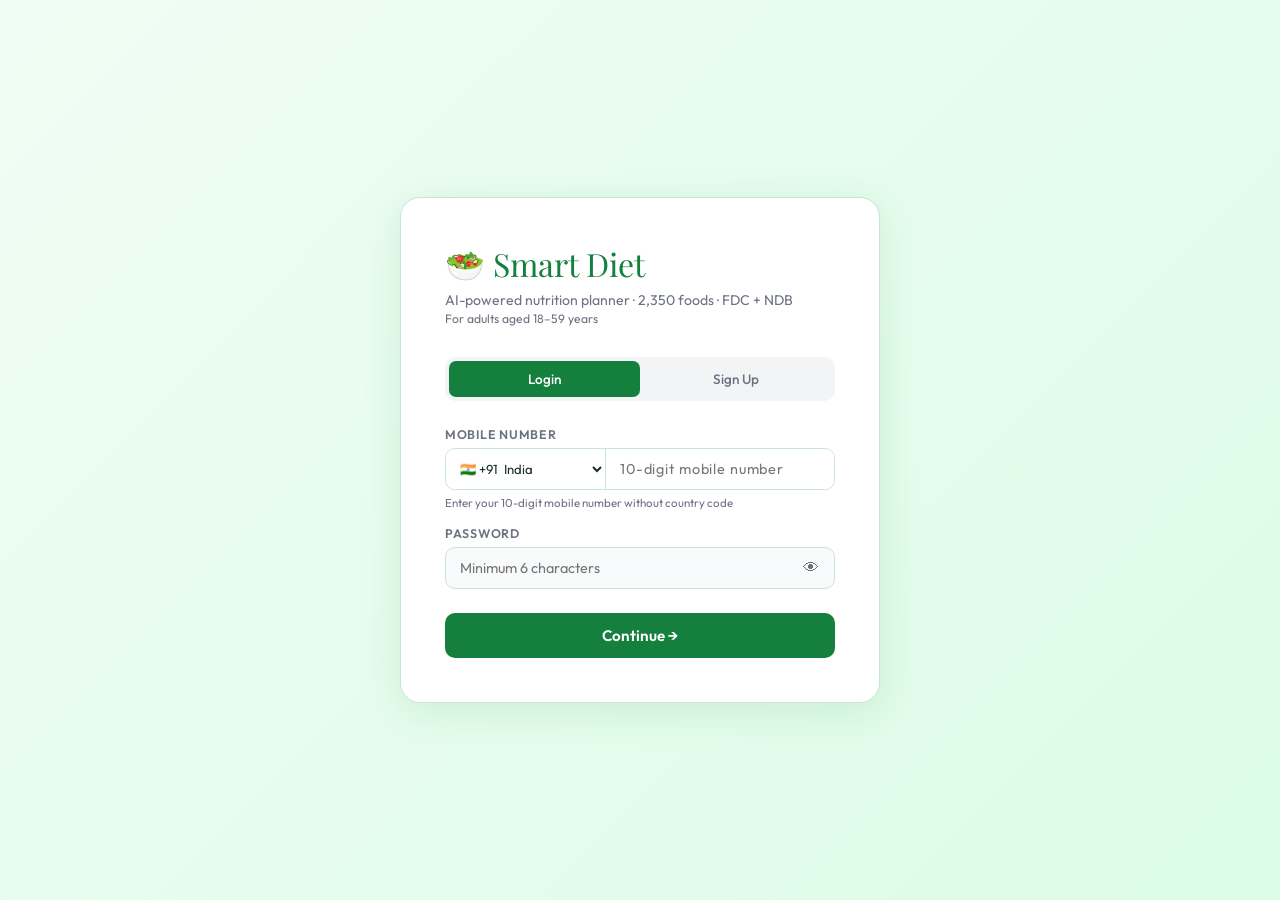
<file: index.html>
<!DOCTYPE html>
<html lang="en">
<head>
<meta charset="UTF-8"/>
<meta name="viewport" content="width=device-width, initial-scale=1.0"/>
<title>Smart Diet Planner</title>
<link href="https://fonts.googleapis.com/css2?family=Playfair+Display:wght@700;900&family=Outfit:wght@300;400;500;600;700&display=swap" rel="stylesheet"/>
<link rel="stylesheet" href="css/styles.css"/>
<!-- ▼ PRODUCTION CONFIG — replace with your Render URL after deploying ▼ -->
<script>
  // Set your Render backend URL here after deploying:
  // window.SMARTDIET_API_URL = 'https://smartdiet-api.onrender.com';
  window.SMARTDIET_API_URL = '';  // Vercel proxies /api/* to Render — leave empty!
</script>
</head>
<body>

<!-- ═══════════════════════════════════════════════════════
     SCREEN 1 — LOGIN / SIGN-UP
════════════════════════════════════════════════════════ -->
<div id="screen-login" class="screen active">
  <div class="login-box">
    <div class="login-title">🥗 Smart Diet</div>
    <div class="login-sub">
      AI-powered nutrition planner · 2,350 foods · FDC + NDB<br/>
      <span style="font-size:.76rem;color:var(--muted)">For adults aged 18–59 years</span>
    </div>

    <div class="mode-toggle">
      <button class="mode-btn active" id="btn-login"  onclick="setMode('login')">Login</button>
      <button class="mode-btn"        id="btn-signup" onclick="setMode('signup')">Sign Up</button>
    </div>

    <!-- ── Sign-up only fields ── -->
    <div id="signup-fields" style="display:none">

      <div style="display:grid;grid-template-columns:1fr 1fr;gap:12px">
        <div class="form-group">
          <label class="form-label">First Name</label>
          <input class="form-input" id="in-fname" placeholder="First name" autocomplete="given-name"/>
        </div>
        <div class="form-group">
          <label class="form-label">Last Name</label>
          <input class="form-input" id="in-lname" placeholder="Last name" autocomplete="family-name"/>
        </div>
      </div>

      <!-- Age + Weight + Height row -->
      <div class="form-group">
        <label class="form-label">Age (years)</label>
        <input class="form-input" id="in-age" type="number" min="18" max="59"
               placeholder="Enter your age (18–59)" oninput="checkAgeInput(this)"/>
        <div class="form-hint">Must be between 18 and 59 years.</div>
        <div class="age-warn" id="age-warn">
          ⚠ This app supports users aged 18–59 only. Please check your age.
        </div>
      </div>

      <div style="display:grid;grid-template-columns:1fr 1fr;gap:12px">
        <div class="form-group">
          <label class="form-label">Weight (kg)</label>
          <input class="form-input" id="in-weight" type="number" min="30" max="250"
                 placeholder="e.g. 70" oninput="validateWeight(this)"/>
          <div class="form-hint" id="weight-hint">Your current body weight</div>
          <div class="age-warn" id="weight-warn" style="display:none">
            ⚠ Please enter a valid weight (30–250 kg)
          </div>
        </div>
        <div class="form-group">
          <label class="form-label">Height</label>
          <div class="height-input-wrap">
            <select class="height-select" id="in-height-ft" onchange="validateHeight()">
              <option value="">ft</option>
              <option value="4">4 ft</option>
              <option value="5">5 ft</option>
              <option value="6">6 ft</option>
              <option value="7">7 ft</option>
            </select>
            <select class="height-select" id="in-height-in" onchange="validateHeight()">
              <option value="0">0 in</option>
              <option value="1">1 in</option>
              <option value="2">2 in</option>
              <option value="3">3 in</option>
              <option value="4">4 in</option>
              <option value="5">5 in</option>
              <option value="6">6 in</option>
              <option value="7">7 in</option>
              <option value="8">8 in</option>
              <option value="9">9 in</option>
              <option value="10">10 in</option>
              <option value="11">11 in</option>
            </select>
          </div>
          <div class="form-hint" id="height-hint">Select your height in feet and inches</div>
          <div class="age-warn" id="height-warn" style="display:none">
            ⚠ Please select your height
          </div>
        </div>
      </div>

      <!-- BMI display (auto-calculated) -->
      <div class="bmi-card" id="bmi-card" style="display:none">
        <div class="bmi-left">
          <span class="bmi-label">BMI</span>
          <span class="bmi-value" id="bmi-value">—</span>
        </div>
        <div class="bmi-right">
          <span class="bmi-cat" id="bmi-cat">—</span>
          <span class="bmi-note" id="bmi-note">—</span>
        </div>
      </div>

      <!-- Diet preference -->
      <div class="form-group">
        <label class="form-label">Diet Preference</label>
        <select class="form-select" id="in-diet">
          <option value="vegan">🌱 Vegan</option>
          <option value="non-veg">🍗 Non-Vegetarian</option>
        </select>
      </div>

      <!-- Diabetic status — radio cards -->
      <div class="form-group">
        <label class="form-label">Diabetic Status</label>
        <div class="radio-group" id="diabetic-group">
          <label class="radio-card" id="rc-no" onclick="selectDiabetic('no')">
            <input type="radio" name="diabetic" id="diab-no" value="no" checked/>
            <div>
              <div class="rc-label">✅ Non-Diabetic</div>
              <div class="rc-sub">Standard WHO/FAO targets</div>
            </div>
          </label>
          <label class="radio-card" id="rc-yes" onclick="selectDiabetic('yes')">
            <input type="radio" name="diabetic" id="diab-yes" value="yes"/>
            <div>
              <div class="rc-label">🩺 Diabetic</div>
              <div class="rc-sub">ADA 2024 — low sugar, high fiber</div>
            </div>
          </label>
        </div>
      </div>

      <!-- Thermal Imaging -->
      <div class="form-group">
        <label class="form-label">Thermal Imaging Device</label>
        <div class="thermal-toggle-wrap">
          <label class="thermal-card" id="tc-no" onclick="selectThermal('no')">
            <input type="radio" name="thermal" id="therm-no" value="no" checked/>
            <div>
              <div class="rc-label">📷 Not Available</div>
              <div class="rc-sub">Self-report mode only</div>
            </div>
          </label>
          <label class="thermal-card" id="tc-yes" onclick="selectThermal('yes')">
            <input type="radio" name="thermal" id="therm-yes" value="yes"/>
            <div>
              <div class="rc-label">🌡 FLIR ONE Pro</div>
              <div class="rc-sub">Thermal + RGB feedback mode</div>
            </div>
          </label>
        </div>
        <div class="form-hint">
          Thermal imaging captures postprandial skin temperature for objective adherence validation
        </div>
      </div>

    </div><!-- /signup-fields -->

    <!-- ── Shared fields ── -->
    <div class="form-group">
      <label class="form-label">Mobile Number</label>
      <div class="phone-input-wrap">
        <select class="phone-country-select" id="in-country" onchange="updateCountryFlag()">
          <option value="+91"  data-flag="🇮🇳" selected>🇮🇳 +91 &nbsp;India</option>
          <option value="+1"   data-flag="🇺🇸">🇺🇸 +1 &nbsp;&nbsp;USA</option>
          <option value="+1"   data-flag="🇨🇦">🇨🇦 +1 &nbsp;&nbsp;Canada</option>
          <option value="+44"  data-flag="🇬🇧">🇬🇧 +44 &nbsp;UK</option>
          <option value="+61"  data-flag="🇦🇺">🇦🇺 +61 &nbsp;Australia</option>
          <option value="+971" data-flag="🇦🇪">🇦🇪 +971 UAE</option>
          <option value="+65"  data-flag="🇸🇬">🇸🇬 +65 &nbsp;Singapore</option>
          <option value="+60"  data-flag="🇲🇾">🇲🇾 +60 &nbsp;Malaysia</option>
          <option value="+49"  data-flag="🇩🇪">🇩🇪 +49 &nbsp;Germany</option>
          <option value="+33"  data-flag="🇫🇷">🇫🇷 +33 &nbsp;France</option>
          <option value="+86"  data-flag="🇨🇳">🇨🇳 +86 &nbsp;China</option>
          <option value="+81"  data-flag="🇯🇵">🇯🇵 +81 &nbsp;Japan</option>
          <option value="+82"  data-flag="🇰🇷">🇰🇷 +82 &nbsp;South Korea</option>
          <option value="+55"  data-flag="🇧🇷">🇧🇷 +55 &nbsp;Brazil</option>
          <option value="+27"  data-flag="🇿🇦">🇿🇦 +27 &nbsp;South Africa</option>
          <option value="+234" data-flag="🇳🇬">🇳🇬 +234 Nigeria</option>
          <option value="+92"  data-flag="🇵🇰">🇵🇰 +92 &nbsp;Pakistan</option>
          <option value="+880" data-flag="🇧🇩">🇧🇩 +880 Bangladesh</option>
          <option value="+94"  data-flag="🇱🇰">🇱🇰 +94 &nbsp;Sri Lanka</option>
          <option value="+977" data-flag="🇳🇵">🇳🇵 +977 Nepal</option>
        </select>
        <input class="phone-number-input" id="in-mobile" type="tel"
               placeholder="10-digit mobile number"
               maxlength="10" pattern="[0-9]{10}"
               oninput="validatePhone(this)"
               autocomplete="tel-national"/>
      </div>
      <div class="phone-hint" id="phone-hint">
        Enter your 10-digit mobile number without country code
      </div>
      <div class="phone-warn" id="phone-warn" style="display:none">
        ⚠ Please enter a valid 10-digit mobile number (digits only)
      </div>
    </div>
    <div class="form-group">
      <label class="form-label">Password</label>
      <div class="password-wrap">
        <input class="form-input" id="in-pass" type="password"
               placeholder="Minimum 6 characters"
               autocomplete="current-password" oninput="validatePassword(this)"/>
        <button type="button" class="pass-toggle" onclick="togglePassword()" title="Show/hide password">👁</button>
      </div>
      <div class="pass-strength-wrap" id="pass-strength-wrap" style="display:none">
        <div class="pass-strength-bar" id="pass-strength-bar"></div>
        <span class="pass-strength-label" id="pass-strength-label"></span>
      </div>
    </div>

    <button class="btn-primary" onclick="handleAuth()">Continue →</button>
    <div class="login-err" id="login-err"></div>
  </div>
</div>

<!-- ═══════════════════════════════════════════════════════
     SCREEN 2 — MAIN APPLICATION
════════════════════════════════════════════════════════ -->
<div id="screen-app" class="screen">

  <!-- ── Topbar ── -->
  <div class="topbar">
    <div class="logo">
      Smart<span>Diet</span>
      <span class="db-badge">2,350 foods · FDC + NDB</span>
    </div>
    <div class="topbar-right">
      <span id="profile-pill" class="profile-pill healthy">✅ Non-Diabetic</span>
      <div class="user-chip" id="user-chip">User</div>
      <button class="btn-ghost" onclick="signOut()">Sign Out</button>
    </div>
  </div>

  <!-- ── Navigation Tabs ── -->
  <div class="nav-tabs">
    <div class="nav-tab active" id="tab-menu"     onclick="switchTab('menu')"    >📋 Main Menu</div>
    <div class="nav-tab"        id="tab-log"      onclick="switchTab('log')"     >📝 Log Meals</div>
    <div class="nav-tab"        id="tab-plan"     onclick="switchTab('plan')"    >🗓 Weekly Plan</div>
    <div class="nav-tab"        id="tab-summary"  onclick="switchTab('summary')" >📊 Nutrient Summary</div>
    <div class="nav-tab"        id="tab-overview" onclick="switchTab('overview')">📈 Weekly Overview</div>
    <div class="nav-tab"        id="tab-thermal"  onclick="switchTab('thermal')">🌡 Thermal Log</div>
  </div>

  <!-- ════════════════════════════════════════════
       TAB 1 — MAIN MENU (personalised targets)
  ════════════════════════════════════════════ -->
  <div class="content" id="tab-content-menu">

    <!-- ═══ DAILY DASHBOARD ═══ -->
    <div id="daily-dashboard">

      <!-- Top row: date + greeting -->
      <div class="dash-header">
        <div>
          <div class="dash-date" id="dash-date">—</div>
          <div class="dash-greeting" id="dash-greeting">Good morning!</div>
        </div>
        <div class="dash-day-badge" id="dash-day-badge">—</div>
      </div>

      <!-- Stats row: 4 quick-look cards -->
      <div class="dash-stats-row">
        <div class="dash-stat-card" id="dsc-cal">
          <div class="dsc-icon">🔥</div>
          <div class="dsc-val" id="dsc-cal-val">0</div>
          <div class="dsc-lbl">kcal today</div>
          <div class="dsc-sub" id="dsc-cal-sub">target: —</div>
        </div>
        <div class="dash-stat-card" id="dsc-meals">
          <div class="dsc-icon">🍽</div>
          <div class="dsc-val" id="dsc-meals-val">0/4</div>
          <div class="dsc-lbl">meals logged</div>
          <div class="dsc-sub" id="dsc-meals-sub">—</div>
        </div>
        <div class="dash-stat-card" id="dsc-nar">
          <div class="dsc-icon">📊</div>
          <div class="dsc-val" id="dsc-nar-val">—</div>
          <div class="dsc-lbl">NAR score</div>
          <div class="dsc-sub" id="dsc-nar-sub">nutrient adequacy</div>
        </div>
        <div class="dash-stat-card" id="dsc-streak">
          <div class="dsc-icon">🏆</div>
          <div class="dsc-val" id="dsc-streak-val">0</div>
          <div class="dsc-lbl">day streak</div>
          <div class="dsc-sub" id="dsc-streak-sub">days logged</div>
        </div>
      </div>

      <!-- Today's meal status row -->
      <div class="dash-section-title">Today's Meal Status</div>
      <div class="dash-meals-row" id="dash-meals-row">
        <!-- Rendered by renderMainMenu() -->
      </div>

      <!-- Today's recommended plan -->
      <div class="dash-section-title" id="dash-plan-title" style="display:none">
        Today's Recommended Meals
      </div>
      <div class="dash-plan-row" id="dash-plan-row"></div>

      <!-- Nutrient progress bars for today -->
      <div class="dash-section-title">Today's Nutrient Progress</div>
      <div class="dash-nutrients" id="dash-nutrients">
        <!-- Rendered by renderMainMenu() -->
      </div>

      <!-- Weekly progress mini heatmap -->
      <div class="dash-section-title">This Week at a Glance</div>
      <div class="dash-week-row" id="dash-week-row">
        <!-- 7 day pills -->
      </div>

      <!-- Tips / insight card -->
      <div class="dash-tip-card" id="dash-tip-card">
        <span class="dash-tip-icon">💡</span>
        <span class="dash-tip-text" id="dash-tip-text">Loading your personalised tip...</span>
      </div>

    </div>
    <!-- ═══ END DAILY DASHBOARD ═══ -->

    <div style="height:8px"></div>
    <div class="section-title">Ideal Nutrient Intake</div>
    <div class="section-sub">
      Personalised WHO/FAO + ADA 2024 targets for your profile.
      All meal recommendations are generated against these values.
    </div>

    <!-- Profile banner — populated by renderMainMenu() in ui.js -->
    <div id="menu-profile-banner"></div>

    <!-- Ideal cards — populated by renderMainMenu() in ui.js -->
    <div class="ideal-grid" id="menu-ideal-grid">
      <!-- Rendered dynamically per user profile -->
    </div>

    <!-- Daily totals table -->
    <div class="section-title" style="font-size:1.1rem;margin-bottom:10px">Daily Totals</div>
    <div class="table-wrap">
      <table class="data-table">
        <thead>
          <tr>
            <th>Nutrient</th><th>Break-fast</th><th>Lunch</th>
            <th>Snacks</th><th>Dinner</th><th>Daily Total</th>
          </tr>
        </thead>
        <tbody id="menu-totals-table">
          <!-- Rendered dynamically per user profile -->
        </tbody>
      </table>
    </div>
  </div>

  <!-- ════════════════════════════════════════════
       TAB 2 — LOG MEALS
  ════════════════════════════════════════════ -->
  <div class="content fade-in" id="tab-content-log" style="display:none">
    <div class="section-title">Log Your Weekly Meals</div>
    <div class="section-sub" id="log-tab-sub">
      Select a day and log what you ate. Mark skipped meals —
      nutrients are automatically compensated in the next slot.
    </div>

    <div class="day-tabs-row" id="day-tabs-row"></div>

    <div class="adjust-box" id="adjust-box">
      <div class="adjust-box-title">⚡ Missed Meal Compensation Active</div>
      <div class="adjust-box-text" id="adjust-box-text"></div>
    </div>

    <div class="meals-input-grid" id="meals-input-grid"></div>

    <div class="save-row">
      <button class="btn-outline" onclick="clearDay()">Clear Day</button>
      <button class="btn-save"    onclick="saveDay()">Save Day &amp; Generate Plan →</button>
    </div>
  </div>

  <!-- ════════════════════════════════════════════
       TAB 3 — WEEKLY PLAN
  ════════════════════════════════════════════ -->
  <div class="content fade-in" id="tab-content-plan" style="display:none">
    <div class="section-title">Generated Weekly Diet Plan</div>
    <div class="section-sub">
      AI-recommended meals aligned to your profile targets (diet · age · diabetic status).
      Skipped meals show ⚡ Adjusted targets.
    </div>

    <div class="stats-strip"   id="plan-stats"></div>
    <div class="day-tabs-row"  id="plan-day-tabs"></div>
    <div class="plan-grid"     id="plan-grid"></div>
  </div>

  <!-- ════════════════════════════════════════════
       TAB 4 — NUTRIENT SUMMARY
  ════════════════════════════════════════════ -->
  <div class="content fade-in" id="tab-content-summary" style="display:none">
    <div class="section-title">Nutrient Summary</div>
    <div class="section-sub">
      Detailed nutrient breakdown vs your personalised ideal targets.
    </div>

    <div class="selectors-row">
      <span class="sel-label">Day:</span>
      <select class="sel-select" id="sum-day" onchange="renderSummary()"></select>
      <span class="sel-label">Meal:</span>
      <select class="sel-select" id="sum-meal" onchange="renderSummary()">
        <option value="Break-fast">Break-fast</option>
        <option value="Lunch">Lunch</option>
        <option value="Snacks">Snacks</option>
        <option value="Dinner">Dinner</option>
      </select>
      <span class="sel-label">Source:</span>
      <select class="sel-select" id="sum-source" onchange="renderSummary()">
        <option value="log">My Log</option>
        <option value="plan">Generated Plan</option>
      </select>
    </div>

    <div class="table-wrap">
      <table class="data-table">
        <thead>
          <tr>
            <th>Food Name</th><th>Cal</th><th>Protein</th>
            <th>Fat</th><th>Carbs</th><th>Fiber</th><th>Sugar</th>
          </tr>
        </thead>
        <tbody id="sum-tbody"></tbody>
        <tfoot><tr id="sum-tfoot"></tr></tfoot>
      </table>
    </div>

    <div class="section-title" style="font-size:1.1rem;margin-bottom:14px">vs. Ideal Targets</div>
    <div class="vs-grid" id="vs-grid"></div>
  </div>

  <!-- ════════════════════════════════════════════
       TAB 5 — WEEKLY OVERVIEW
  ════════════════════════════════════════════ -->
  <div class="content fade-in" id="tab-content-overview" style="display:none">
    <div class="section-title">Weekly Nutrient Overview</div>
    <div class="section-sub">
      Daily totals vs your profile-specific WHO/FAO + ADA 2024 targets.<br/>
      <span style="color:var(--green)">■ Green</span> = on target (85–115%) &nbsp;
      <span style="color:var(--amber)">■ Amber</span> = below target &nbsp;
      <span style="color:var(--red)">■ Red</span> = exceeds target &nbsp;
      <span style="color:var(--amber);font-size:.8rem">(Sugar row inverted for diabetics — green = under limit)</span>
    </div>
    <div id="weekly-heatmap-wrap"></div>
  </div>

  <!-- ════════════════════════════════════════════
       TAB 6 — THERMAL IMAGING LOG
  ════════════════════════════════════════════ -->
  <div class="content fade-in" id="tab-content-thermal" style="display:none">
    <div class="section-title">🌡 Thermal Imaging Log</div>
    <div class="section-sub">
      Attach your <strong>FLIR ONE Pro</strong> thermal camera to your phone, capture forehead images
      at <strong>T0</strong> (pre-meal), <strong>T1</strong> (15–20 min after) and
      <strong>T2</strong> (45–60 min after), then upload them below alongside temperature readings.
      Images are stored locally and synced to the server for RL reward estimation.
    </div>

    <!-- Protocol checklist -->
    <div class="thermal-checklist">
      <div class="tcl-title">📋 Standardisation Checklist — Complete Before Every Capture Session</div>
      <div class="tcl-grid">
        <label class="tcl-item"><input type="checkbox"/> Indoor environment only</label>
        <label class="tcl-item"><input type="checkbox"/> Fixed camera distance 30–50 cm</label>
        <label class="tcl-item"><input type="checkbox"/> Standardised meal served</label>
        <label class="tcl-item"><input type="checkbox"/> No exercise 30 min before capture</label>
        <label class="tcl-item"><input type="checkbox"/> Glasses and hats removed</label>
        <label class="tcl-item"><input type="checkbox"/> FLIR ONE Pro connected to phone</label>
      </div>
    </div>

    <!-- Device status banner (rendered by JS) -->
    <div class="thermal-device-banner" id="thermal-device-banner"></div>

    <!-- Day selector -->
    <div class="day-tabs-row" id="thermal-day-tabs"></div>

    <!-- T0 / T1 / T2 session cards (rendered by renderThermalTab()) -->
    <div class="thermal-sessions-grid" id="thermal-sessions-grid"></div>

    <!-- Weekly summary + performance table -->
    <div class="thermal-summary-wrap" id="thermal-summary-wrap"></div>
  </div>

</div><!-- /screen-app -->

<div class="toast" id="toast"></div>

<!-- ════════════════════════════════════════════════════════
     JAVASCRIPT — strict load order
════════════════════════════════════════════════════════ -->
<script src="data/food_db.js"></script>
<script src="js/constants.js"></script>
<script src="js/state.js"></script>
<script src="js/database.js"></script>
<script src="js/compensation.js"></script>
<script src="js/planner.js"></script>
<script src="js/ui.js"></script>
<script src="js/auth.js"></script>
<script src="js/logTab.js"></script>
<script src="js/planTab.js"></script>
<script src="js/summaryTab.js"></script>
<script src="js/overviewTab.js"></script>
<script src="js/app.js"></script>

<!-- Inline helpers for signup form interactivity -->
<script>
'use strict';

/** Live age input validation */
function checkAgeInput(input) {
  const v = parseInt(input.value, 10);
  document.getElementById('age-warn').style.display =
    (!isNaN(v) && (v < 18 || v > 59)) ? 'block' : 'none';
}

/** Visual selection of diabetic radio cards */
function selectDiabetic(val) {
  document.getElementById('rc-no').className  = 'radio-card' + (val === 'no'  ? ' selected-no'  : '');
  document.getElementById('rc-yes').className = 'radio-card' + (val === 'yes' ? ' selected-yes' : '');
  document.getElementById('diab-no').checked  = (val === 'no');
  document.getElementById('diab-yes').checked = (val === 'yes');
  document.getElementById('in-diabetic').value = val;
}

/** Phone number — digits only, exactly 10 */
function validatePhone(input) {
  // Strip non-digits
  input.value = input.value.replace(/\D/g, '').slice(0, 10);
  const warn = document.getElementById('phone-warn');
  const hint = document.getElementById('phone-hint');
  const len  = input.value.length;
  if (len === 0) {
    warn.style.display = 'none'; hint.style.display = 'block';
  } else if (len < 10) {
    warn.style.display = 'none';
    hint.textContent   = (10 - len) + ' more digit' + (10 - len > 1 ? 's' : '') + ' needed';
    hint.style.display = 'block';
  } else {
    warn.style.display = 'none'; hint.style.display = 'none';
  }
}

/** Build full phone ID = countryCode + 10-digit number */
function getFullPhone() {
  const code   = document.getElementById('in-country').value;
  const mobile = document.getElementById('in-mobile').value.trim();
  return code + mobile;   // e.g. "+919876543210"
}

/** Get just the mobile digits */
function getMobileDigits() {
  return document.getElementById('in-mobile').value.trim();
}

/** Update hint when country changes */
function updateCountryFlag() {
  const hint = document.getElementById('phone-hint');
  hint.textContent = 'Enter your 10-digit mobile number without country code';
  hint.style.display = 'block';
}

/** Weight validation */
function validateWeight(input) {
  var v = parseFloat(input.value);
  var warn  = document.getElementById('weight-warn');
  var hint  = document.getElementById('weight-hint');
  warn.style.display = (!isNaN(v) && (v < 30 || v > 250)) ? 'block' : 'none';
  if (!isNaN(v) && v >= 30 && v <= 250) {
    hint.textContent = v + ' kg — good';
    _calcBMI();
  } else {
    hint.textContent = 'Your current body weight';
  }
}

/** Height validation — feet and inches */
function validateHeight() {
  var ft   = parseInt(document.getElementById('in-height-ft').value) || 0;
  var ins  = parseInt(document.getElementById('in-height-in').value) || 0;
  var warn = document.getElementById('height-warn');
  var hint = document.getElementById('height-hint');
  if (ft < 4) {
    warn.style.display = 'none';
    hint.textContent = 'Select your height in feet and inches';
    return;
  }
  warn.style.display = 'none';
  // Convert to cm for BMI calculation
  var totalInches = (ft * 12) + ins;
  var cm = Math.round(totalInches * 2.54);
  hint.textContent = ft + ' ft ' + ins + ' in  =  ' + cm + ' cm';
  _calcBMI();
}

/** Get height in cm from feet+inches */
function getHeightCm() {
  var ft  = parseInt(document.getElementById('in-height-ft').value) || 0;
  var ins = parseInt(document.getElementById('in-height-in').value) || 0;
  if (ft < 4) return 0;
  return Math.round(((ft * 12) + ins) * 2.54);
}

/** Get height display string e.g. "5 ft 7 in" */
function getHeightDisplay() {
  var ft  = parseInt(document.getElementById('in-height-ft').value) || 0;
  var ins = parseInt(document.getElementById('in-height-in').value) || 0;
  if (ft < 4) return '';
  return ft + ' ft ' + ins + ' in';
}

/** Auto-calculate and display BMI */
function _calcBMI() {
  var w = parseFloat(document.getElementById('in-weight').value);
  var h = getHeightCm();
  var card = document.getElementById('bmi-card');
  if (isNaN(w) || w < 30 || h < 100) { card.style.display='none'; return; }
  var bmi = w / ((h/100) * (h/100));
  var bmiRound = bmi.toFixed(1);
  var cat, note, cls;
  if      (bmi < 18.5) { cat='Underweight'; note='Consider increasing calorie intake'; cls='bmi-under'; }
  else if (bmi < 25)   { cat='Normal weight'; note='Healthy range — maintain your diet'; cls='bmi-normal'; }
  else if (bmi < 30)   { cat='Overweight'; note='Consider reducing calorie intake'; cls='bmi-over'; }
  else                  { cat='Obese'; note='Recommend consulting a nutritionist'; cls='bmi-obese'; }
  document.getElementById('bmi-value').textContent = bmiRound;
  document.getElementById('bmi-cat').textContent   = cat;
  document.getElementById('bmi-note').textContent  = note;
  document.getElementById('bmi-value').className   = 'bmi-value ' + cls;
  document.getElementById('bmi-cat').className     = 'bmi-cat ' + cls;
  card.style.display = 'flex';
}

/** Password strength indicator */
function validatePassword(input) {
  const wrap  = document.getElementById('pass-strength-wrap');
  const bar   = document.getElementById('pass-strength-bar');
  const label = document.getElementById('pass-strength-label');
  const v     = input.value;
  if (!v) { wrap.style.display = 'none'; return; }
  wrap.style.display = 'flex';

  let score = 0;
  if (v.length >= 6)  score++;
  if (v.length >= 10) score++;
  if (/[A-Z]/.test(v)) score++;
  if (/[0-9]/.test(v)) score++;
  if (/[^A-Za-z0-9]/.test(v)) score++;

  const levels = [
    { cls: 'strength-weak',   label: 'Weak',      pct: '20%' },
    { cls: 'strength-weak',   label: 'Weak',      pct: '30%' },
    { cls: 'strength-fair',   label: 'Fair',      pct: '50%' },
    { cls: 'strength-good',   label: 'Good',      pct: '70%' },
    { cls: 'strength-strong', label: 'Strong',    pct: '90%' },
    { cls: 'strength-strong', label: 'Very Strong', pct: '100%' },
  ];
  const lv = levels[Math.min(score, 5)];
  bar.style.width = lv.pct;
  bar.className   = 'pass-strength-bar ' + lv.cls;
  label.textContent = lv.label;
}

/** Thermal device selection */
function selectThermal(val) {
  var yes = document.getElementById('tc-yes');
  var no  = document.getElementById('tc-no');
  if (yes) yes.className = 'thermal-card' + (val==='yes' ? ' selected-thermal' : '');
  if (no)  no.className  = 'thermal-card' + (val==='no'  ? ' selected-no'     : '');
  var ry = document.getElementById('therm-yes'); if (ry) ry.checked = (val==='yes');
  var rn = document.getElementById('therm-no');  if (rn) rn.checked = (val==='no');
  document.getElementById('in-thermal').value = val;
}

/** Toggle password visibility */
function togglePassword() {
  const inp = document.getElementById('in-pass');
  const btn = document.querySelector('.pass-toggle');
  if (inp.type === 'password') { inp.type = 'text';     btn.textContent = '🙈'; }
  else                         { inp.type = 'password'; btn.textContent = '👁'; }
}
</script>

<!-- Hidden select consumed by auth.js for diabetic value -->
<select id="in-thermal" style="display:none">
  <option value="no" selected>no</option>
  <option value="yes">yes</option>
</select>
<select id="in-diabetic" style="display:none">
  <option value="no" selected>no</option>
  <option value="yes">yes</option>
</select>

</body>
</html>
</file>
<file: css/styles.css>
/* ================================================================
   Smart Diet Planner — css/styles.css
   Full design system — dark theme, Playfair Display + Outfit
   Includes: profile banner, diabetic warnings, age/diabetes fields
   ================================================================ */

:root {
  /* ── Clean Light Theme ── */
  --bg:        #f0f7f4; --surface: #ffffff; --card:   #ffffff; --border: #c8e6d0;
  --green:     #16a34a; --green2:  #15803d; --green-dim: #dcfce7;
  --amber:     #d97706; --red:     #dc2626; --red-dim:   #fee2e2;
  --blue:      #2563eb; --purple:  #7c3aed;
  --text:      #1a2e1f; --muted:   #6b7280; --light:  #374151;
  --radius:    14px;    --shadow:  0 2px 16px rgba(0,0,0,.08);
}
*, *::before, *::after { box-sizing: border-box; margin: 0; padding: 0; }
body { background: var(--bg); font-family: 'Outfit', sans-serif; color: var(--text); min-height: 100vh; overflow-x: hidden; }

/* ── SCREENS ── */
.screen { display: none; min-height: 100vh; }
.screen.active { display: flex; flex-direction: column; }

/* ── TOPBAR ── */
.topbar {
  background: linear-gradient(135deg,#15803d 0%,#166534 100%);
  border-bottom: 1px solid var(--border);
  padding: 14px 28px; display: flex; align-items: center; justify-content: space-between;
  position: sticky; top: 0; z-index: 200;
}
.logo { font-family: 'Playfair Display', serif; font-size: 1.3rem; color: #ffffff; letter-spacing: .02em; }
.logo span { color: #ffffff; font-weight: 300; }
.logo .db-badge { font-size: .6rem; font-weight: 300; color: var(--muted); margin-left: 6px; }
.topbar-right { display: flex; gap: 8px; align-items: center; }
.user-chip {
  background: rgba(255,255,255,0.2); border: 1.5px solid rgba(255,255,255,0.5);
  color: #ffffff; padding: 5px 14px; border-radius: 99px; font-size: .78rem; font-weight: 600;
}

/* ── Profile pill (next to user chip) ── */
.profile-pill {
  padding: 4px 12px; border-radius: 99px; font-size: .72rem; font-weight: 700;
  border: 1px solid; cursor: default;
}
.profile-pill.healthy  { background: rgba(255,255,255,0.2); color: #ffffff; border-color: rgba(255,255,255,0.5); }
.profile-pill.diabetic { background: #fff8ec;           color: var(--amber);  border-color: var(--amber);  }

.btn-ghost {
  background: rgba(255,255,255,0.2); border: 1.5px solid rgba(255,255,255,0.6); color: #ffffff;
  padding: 6px 14px; border-radius: 8px; cursor: pointer; font-size: .78rem;
  font-family: 'Outfit', sans-serif; transition: .15s; font-weight: 500;
}
.btn-ghost:hover { background: rgba(255,255,255,0.35); border-color: #ffffff; color: #ffffff; }

/* ── NAV TABS ── */
.nav-tabs {
  background: #ffffff; border-bottom: 2px solid var(--border);
  display: flex; gap: 2px; padding: 0 28px; overflow-x: auto;
}
.nav-tab {
  padding: 14px 20px; font-size: .82rem; font-weight: 500; color: var(--muted);
  border-bottom: 2px solid transparent; cursor: pointer; white-space: nowrap; transition: .15s;
}
.nav-tab:hover { color: var(--light); }
.nav-tab.active { color: var(--green2); border-bottom-color: var(--green2); }

.content { flex: 1; padding: 28px; max-width: 1200px; margin: 0 auto; width: 100%; }

/* ── LOGIN ── */
#screen-login {
  background: linear-gradient(135deg,#f0fdf4 0%,#dcfce7 100%);
  align-items: center; justify-content: center;
}
.login-box {
  background: #ffffff; border: 1px solid #c8e6d0; border-radius: 20px;
  padding: 44px; width: 100%; max-width: 480px;
  box-shadow: 0 8px 40px rgba(21,128,61,.12);
}
.login-title { font-family: 'Playfair Display', serif; font-size: 2rem; color: var(--green2); margin-bottom: 6px; }
.login-sub { color: var(--muted); font-size: .88rem; margin-bottom: 30px; }

.mode-toggle { display: flex; background: #f3f4f6; border-radius: 10px; padding: 4px; margin-bottom: 26px; }
.mode-btn {
  flex: 1; padding: 9px; border-radius: 7px; border: none; background: transparent;
  color: var(--muted); font-family: 'Outfit', sans-serif; font-size: .85rem; font-weight: 500;
  cursor: pointer; transition: .15s;
}
.mode-btn.active { background: var(--green2); color: #fff; }

.form-group { margin-bottom: 16px; }
.form-label {
  font-size: .78rem; font-weight: 600; color: var(--muted);
  text-transform: uppercase; letter-spacing: .06em; margin-bottom: 6px; display: block;
}
.form-input {
  width: 100%; background: #f9fafb; border: 1.5px solid var(--border); border-radius: 10px;
  padding: 11px 14px; color: var(--text); font-family: 'Outfit', sans-serif;
  font-size: .9rem; outline: none; transition: .15s;
}
.form-input:focus { border-color: var(--green); }
.form-select {
  width: 100%; background: var(--surface); border: 1px solid var(--border); border-radius: 10px;
  padding: 11px 14px; color: var(--text); font-family: 'Outfit', sans-serif;
  font-size: .9rem; outline: none; cursor: pointer; transition: .15s;
}
.form-select:focus { border-color: var(--green); }

/* ── Age input hint ── */
.form-hint {
  font-size: .72rem; color: var(--muted); margin-top: 4px;
}

/* ── Phone input — country code + number ── */
.phone-input-wrap {
  display: flex; gap: 0; border: 1px solid var(--border); border-radius: 10px;
  overflow: hidden; transition: .15s;
}
.phone-input-wrap:focus-within { border-color: var(--green); }
.phone-country-select {
  background: var(--surface); border: none; border-right: 1px solid var(--border);
  color: var(--text); font-family: 'Outfit', sans-serif; font-size: .82rem;
  padding: 11px 10px; outline: none; cursor: pointer; flex-shrink: 0;
  min-width: 130px; max-width: 160px;
}
.phone-number-input {
  flex: 1; background: var(--surface); border: none;
  padding: 11px 14px; color: var(--text); font-family: 'Outfit', sans-serif;
  font-size: .9rem; outline: none; letter-spacing: .06em;
  -moz-appearance: textfield;
}
.phone-number-input::-webkit-outer-spin-button,
.phone-number-input::-webkit-inner-spin-button { -webkit-appearance: none; margin: 0; }
.phone-hint {
  font-size: .72rem; color: var(--muted); margin-top: 5px; transition: .15s;
}
.phone-warn {
  background: var(--red-dim); border: 1px solid var(--red); border-radius: 8px;
  padding: 8px 12px; font-size: .78rem; color: var(--red); margin-top: 6px;
}

/* ── Password — wrap + show/hide toggle ── */
.password-wrap {
  position: relative; display: flex; align-items: center;
}
.password-wrap .form-input {
  padding-right: 44px;
}
.pass-toggle {
  position: absolute; right: 12px; background: none; border: none;
  cursor: pointer; font-size: 1rem; padding: 4px; color: var(--muted);
  transition: .15s; line-height: 1;
}
.pass-toggle:hover { color: var(--light); }

/* ── Password strength bar ── */
.pass-strength-wrap {
  display: flex; align-items: center; gap: 8px; margin-top: 6px;
}
.pass-strength-bar {
  height: 4px; border-radius: 99px; transition: width .3s, background .3s;
  background: var(--border); width: 0;
}
.pass-strength-bar.strength-weak   { background: var(--red); }
.pass-strength-bar.strength-fair   { background: var(--amber); }
.pass-strength-bar.strength-good   { background: var(--blue); }
.pass-strength-bar.strength-strong { background: var(--green); }
.pass-strength-label {
  font-size: .7rem; color: var(--muted); white-space: nowrap; flex-shrink: 0;
}

/* ── Diabetic radio group ── */
.radio-group { display: flex; gap: 10px; margin-top: 6px; }
.radio-card {
  flex: 1; display: flex; align-items: center; gap: 8px;
  background: var(--surface); border: 1.5px solid var(--border); border-radius: 10px;
  padding: 10px 14px; cursor: pointer; transition: .15s;
}
.radio-card:hover { border-color: var(--green); }
.radio-card input[type=radio] { accent-color: var(--green); width: 16px; height: 16px; cursor: pointer; }
.radio-card .rc-label { font-size: .85rem; font-weight: 500; color: var(--light); }
.radio-card .rc-sub { font-size: .7rem; color: var(--muted); }
.radio-card.selected-yes { border-color: var(--amber); background: #fffbeb; }
.radio-card.selected-yes .rc-label { color: var(--amber); }
.radio-card.selected-no  { border-color: var(--green2); background: #dcfce7; }
.radio-card.selected-no  .rc-label { color: var(--green); }

/* Age restriction warning box */
.age-warn {
  background: var(--red-dim); border: 1px solid var(--red); border-radius: 8px;
  padding: 10px 14px; font-size: .8rem; color: var(--red); margin-bottom: 14px; display: none;
}

.btn-primary {
  width: 100%; background: linear-gradient(135deg,var(--green2),#15803d);
  border: none; border-radius: 10px; padding: 13px; color: #fff;
  font-family: 'Outfit', sans-serif; font-size: .95rem; font-weight: 600;
  cursor: pointer; transition: .15s; margin-top: 8px;
}
.btn-primary:hover { filter: brightness(1.1); }
.login-err { color: var(--red); font-size: .8rem; margin-top: 10px; text-align: center; display: none; }

/* ── SECTION TITLES ── */
.section-title { font-family: 'Playfair Display', serif; font-size: 1.5rem; color: var(--green2); margin-bottom: 6px; }
.section-sub { color: var(--muted); font-size: .85rem; margin-bottom: 22px; }

/* ── PROFILE BANNER (Main Menu) ── */
.profile-banner {
  display: flex; align-items: center; justify-content: space-between;
  border-radius: var(--radius); padding: 16px 20px; margin-bottom: 24px;
  border: 1px solid; gap: 16px; flex-wrap: wrap;
}
.profile-banner.healthy  { background: #f0fdf4; border-color: var(--green2); }
.profile-banner.diabetic { background: #fff8ec;           border-color: var(--amber);  }
.pb-left { display: flex; align-items: center; gap: 14px; }
.pb-icon { font-size: 1.8rem; }
.pb-title { font-weight: 700; font-size: .95rem; color: var(--text); }
.pb-note  { font-size: .75rem; color: var(--muted); margin-top: 2px; }
.pb-targets { display: flex; gap: 16px; flex-wrap: wrap; }
.pb-stat { font-size: .8rem; color: var(--light); background: rgba(255,255,255,.05); padding: 4px 12px; border-radius: 99px; border: 1px solid var(--border); }

/* ── IDEAL GRID ── */
.ideal-grid { display: grid; grid-template-columns: repeat(4,1fr); gap: 14px; margin-bottom: 28px; }
.ideal-card {
  background: var(--card); border: 1px solid var(--border);
  border-radius: var(--radius); padding: 18px; text-align: center; border-top: 3px solid var(--green2);
}
.ideal-card .ic-icon { font-size: 1.6rem; margin-bottom: 8px; }
.ideal-card .ic-name { font-family: 'Playfair Display', serif; font-size: .95rem; color: var(--green2); margin-bottom: 12px; }
.ideal-card .ic-row { display: flex; justify-content: space-between; font-size: .74rem; padding: 3px 0; border-bottom: 1px solid var(--border); }
.ideal-card .ic-row:last-child { border-bottom: none; }
.ideal-card .ic-lbl { color: var(--muted); }
.ideal-card .ic-val { font-weight: 600; color: var(--light); }
.ic-row-warn .ic-lbl { color: var(--amber); }
.ic-row-warn .warn-val { color: var(--amber); }

/* ── DAY CHIPS ── */
.day-tabs-row { display: flex; gap: 6px; margin-bottom: 20px; flex-wrap: wrap; }
.day-chip {
  padding: 7px 16px; border-radius: 99px; cursor: pointer;
  border: 1.5px solid var(--border); background: var(--surface);
  font-size: .8rem; font-weight: 500; color: var(--light); transition: .15s;
}
.day-chip:hover { border-color: var(--green); color: var(--green); }
.day-chip.active { background: var(--green2); border-color: var(--green2); color: #fff; }
.day-chip.has-data::after { content: '•'; margin-left: 4px; color: var(--amber); }
.day-chip.active.has-data::after { color: #fff; }

/* ── MEAL INPUT CARDS ── */
.meals-input-grid { display: grid; grid-template-columns: 1fr 1fr; gap: 16px; }
.meal-input-card { background: #ffffff; border: 1px solid var(--border); border-radius: var(--radius); overflow: hidden; }
.meal-input-header { padding: 12px 16px; display: flex; align-items: center; justify-content: space-between; border-bottom: 1px solid var(--border); }
.meal-input-title { font-size: .9rem; font-weight: 600; color: var(--text); }
.meal-skipped-btn { font-size: .72rem; background: transparent; border: 1px solid var(--border); color: var(--muted); padding: 3px 10px; border-radius: 99px; cursor: pointer; transition: .15s; }
.meal-skipped-btn:hover { border-color: var(--amber); color: var(--amber); }
.meal-skipped-btn.skipped { background: var(--red-dim); border-color: var(--red); color: var(--red); }
.meal-input-body { padding: 12px 16px; }

/* ── Autocomplete ── */
.autocomplete-wrap { position: relative; margin-bottom: 10px; }
.autocomplete-input {
  width: 100%; background: var(--surface); border: 1px solid var(--border);
  border-radius: 8px; padding: 9px 12px; color: var(--text);
  font-family: 'Outfit', sans-serif; font-size: .82rem; outline: none; transition: .15s;
}
.autocomplete-input:focus { border-color: var(--green); }
.autocomplete-list {
  position: absolute; top: 100%; left: 0; right: 0; z-index: 100;
  background: #ffffff; border: 1px solid var(--border); border-radius: 8px;
  max-height: 200px; overflow-y: auto; box-shadow: var(--shadow); display: none;
}
.autocomplete-list.open { display: block; }
.autocomplete-item { padding: 8px 12px; font-size: .8rem; cursor: pointer; color: var(--light); transition: .12s; }
.autocomplete-item:hover { background: var(--green-dim); color: var(--green); }
.ac-item-warn { border-left: 3px solid var(--amber); }

/* ── Food tags ── */
.selected-foods-list { display: flex; flex-direction: column; gap: 4px; }
.food-tag {
  display: flex; align-items: center; justify-content: space-between;
  background: var(--surface); border: 1px solid var(--border); border-radius: 7px; padding: 5px 10px;
}
.food-tag-warn { border-color: var(--amber); background: #fffbeb; }
.food-tag-name { font-size: .75rem; color: var(--light); flex: 1; min-width: 0; overflow: hidden; text-overflow: ellipsis; white-space: nowrap; }
.food-tag-cal { font-size: .72rem; color: var(--muted); margin: 0 8px; flex-shrink: 0; }
.food-tag-rm { background: none; border: none; color: var(--muted); cursor: pointer; font-size: .9rem; padding: 0 2px; line-height: 1; }
.food-tag-rm:hover { color: var(--red); }
.tag-sugar-warn { font-size: .65rem; color: var(--amber); background: #fff8ec; border: 1px solid var(--amber); border-radius: 4px; padding: 1px 5px; margin-right: 4px; flex-shrink: 0; }

/* ── Mini-badges ── */
.meal-nutrient-mini { display: flex; gap: 6px; margin-top: 8px; flex-wrap: wrap; }
.mini-badge { font-size: .68rem; padding: 2px 8px; border-radius: 99px; background: var(--surface); border: 1px solid var(--border); color: var(--muted); }
.mini-badge.ok   { background: #dcfce7; border-color: var(--green2); color: var(--green); }
.mini-badge.over { background: var(--red-dim);   border-color: var(--red);    color: var(--red);   }
.mini-badge.low  { background: #fffbeb;          border-color: var(--amber);  color: var(--amber); }

.nutrient-warn { background: var(--red-dim); border: 1px solid var(--red); border-radius: 8px; padding: 8px 12px; font-size: .78rem; color: var(--red); margin-top: 8px; display: none; }
.nutrient-warn.show { display: block; }

/* ── Save row ── */
.save-row { display: flex; gap: 10px; margin-top: 20px; justify-content: flex-end; }
.btn-save { background: linear-gradient(135deg,var(--green2),#15803d); border: none; border-radius: 10px; padding: 11px 28px; color: #fff; font-family: 'Outfit', sans-serif; font-size: .88rem; font-weight: 600; cursor: pointer; transition: .15s; }
.btn-save:hover { filter: brightness(1.1); }
.btn-outline { background: transparent; border: 1px solid var(--border); border-radius: 10px; padding: 11px 20px; color: var(--light); font-family: 'Outfit', sans-serif; font-size: .88rem; cursor: pointer; transition: .15s; }
.btn-outline:hover { border-color: var(--green); color: var(--green); }

/* ── Data table ── */
.table-wrap { background: #ffffff; border: 1px solid var(--border); border-radius: var(--radius); overflow: hidden; margin-bottom: 20px; }
.data-table { width: 100%; border-collapse: collapse; font-size: .8rem; }
.data-table thead th { background: #166534; color: #ffffff; padding: 10px 14px; text-align: right; font-weight: 600; font-size: .74rem; text-transform: uppercase; letter-spacing: .05em; }
.data-table thead th:first-child { text-align: left; }
.data-table tbody tr { border-bottom: 1px solid var(--border); transition: .1s; }
.data-table tbody tr:last-child { border-bottom: none; }
.data-table tbody tr:hover { background: #f0fdf4; }
.data-table tbody td { padding: 10px 14px; text-align: right; color: var(--muted); }
.data-table tbody td:first-child { text-align: left; color: var(--text); font-weight: 500; }
.data-table tfoot td { padding: 10px 14px; text-align: right; font-weight: 700; color: #166534; background: #dcfce7; font-size: .82rem; }
.data-table tfoot td:first-child { text-align: left; }

/* ── Bars ── */
.bar-section { padding: 14px 18px; border-top: 1px solid var(--border); }
.bar-row { display: flex; align-items: center; gap: 10px; margin-bottom: 7px; }
.bar-lbl { font-size: .72rem; color: var(--muted); width: 64px; flex-shrink: 0; }
.bar-track { flex: 1; height: 6px; background: #e5e7eb; border-radius: 99px; overflow: hidden; }
.bar-fill { height: 100%; border-radius: 99px; transition: width .5s cubic-bezier(.4,0,.2,1); }
.bar-fill.ok   { background: var(--green); }
.bar-fill.over { background: var(--red);   }
.bar-fill.low  { background: var(--amber); }
.bar-pct { font-size: .7rem; width: 34px; text-align: right; color: var(--muted); flex-shrink: 0; }

/* ── vs-ideal grid ── */
.vs-grid { display: grid; grid-template-columns: repeat(3,1fr); gap: 12px; margin-bottom: 20px; }
.vs-card { background: var(--card); border: 1px solid var(--border); border-radius: var(--radius); padding: 16px; }
.vs-card-warn { border-color: var(--amber); background: #fffbeb; }
.vs-lbl { font-size: .7rem; font-weight: 700; color: var(--muted); text-transform: uppercase; letter-spacing: .07em; margin-bottom: 4px; }
.vs-nums { display: flex; gap: 6px; align-items: baseline; margin-bottom: 8px; }
.vs-actual { font-family: 'Playfair Display', serif; font-size: 1.4rem; color: var(--text); }
.vs-sep    { color: var(--muted); }
.vs-ideal  { font-size: .85rem; color: var(--muted); }
.warn-val  { color: var(--amber) !important; }
.vs-badge { display: inline-block; font-size: .7rem; font-weight: 700; padding: 2px 10px; border-radius: 99px; }
.vs-badge.ok   { background: #dcfce7; color: var(--green); border: 1px solid var(--green2); }
.vs-badge.over { background: var(--red-dim);   color: var(--red);   border: 1px solid var(--red);   }
.vs-badge.low  { background: #fffbeb;          color: var(--amber); border: 1px solid var(--amber); }
.vs-badge.near { background: #1a1f35;          color: var(--blue);  border: 1px solid var(--blue);  }

/* ── Weekly heatmap ── */
.wh-row { display: grid; grid-template-columns: 110px repeat(7,1fr); gap: 6px; align-items: center; margin-bottom: 6px; }
.wh-header { text-align: center; font-size: .72rem; font-weight: 700; color: #ffffff; padding: 6px; background: #15803d; border-radius: 7px; }
.wh-label  { font-size: .74rem; font-weight: 600; color: var(--muted); }
.wh-cell   { border-radius: 8px; padding: 7px 4px; text-align: center; font-size: .74rem; font-weight: 700; border: 1px solid var(--border); cursor: default; }
.wh-cell.good  { background: #15803d; color: #ffffff; border-color: #14532d; }
.wh-cell.over  { background: #fee2e2;   color: var(--red);   border-color: #4d1a1a; }
.wh-cell.low   { background: #fffbeb;          color: var(--amber); border-color: #4d3a0a; }
.wh-cell.empty { background: #f9fafb;   color: var(--border); }

/* ── Plan tab ── */
.plan-grid { display: grid; grid-template-columns: 1fr 1fr; gap: 16px; }
.plan-meal-card { background: #ffffff; border: 1px solid var(--border); border-radius: var(--radius); overflow: hidden; }
.plan-meal-header { padding: 12px 16px; background: linear-gradient(135deg,#15803d,#166534); border-bottom: 1px solid var(--border); display: flex; justify-content: space-between; align-items: center; }
.plan-meal-title  { font-size: .9rem; font-weight: 700; color: #ffffff; }
.plan-meal-status { font-size: .72rem; padding: 2px 9px; border-radius: 99px; }
.status-ok       { background: rgba(255,255,255,0.2); color: #ffffff; border: 1px solid rgba(255,255,255,0.5); }
.status-skipped  { background: rgba(255,255,255,0.2); color: #fecaca; border: 1px solid rgba(255,255,255,0.4); }
.status-adjusted { background: #fffbeb;          color: var(--amber); border: 1px solid var(--amber); }

/* ── Stats strip ── */
.stats-strip { display: grid; grid-template-columns: repeat(4,1fr); gap: 12px; margin-bottom: 24px; }
.stat-card { background: var(--card); border: 1px solid var(--border); border-radius: var(--radius); padding: 16px; text-align: center; }
.stat-num  { font-family: 'Playfair Display', serif; font-size: 1.6rem; color: var(--green); margin-bottom: 2px; }
.stat-lbl  { font-size: .72rem; color: var(--muted); font-weight: 500; }

/* ── Selectors ── */
.selectors-row { display: flex; gap: 12px; margin-bottom: 20px; flex-wrap: wrap; align-items: center; }
.sel-label  { font-size: .8rem; color: var(--muted); font-weight: 600; }
.sel-select { background: var(--surface); border: 1px solid var(--border); border-radius: 8px; padding: 8px 14px; color: var(--text); font-family: 'Outfit', sans-serif; font-size: .83rem; outline: none; cursor: pointer; }
.sel-select:focus { border-color: var(--green); }

/* ── Adjust box ── */
.adjust-box { background: #fffbeb; border: 1px solid var(--amber); border-radius: var(--radius); padding: 16px; margin-bottom: 16px; display: none; }
.adjust-box.show { display: block; }
.adjust-box-title { font-size: .85rem; font-weight: 700; color: var(--amber); margin-bottom: 6px; }
.adjust-box-text  { font-size: .8rem; color: #92400e; line-height: 1.5; }

/* ── Toast ── */
.toast { position: fixed; bottom: 24px; right: 24px; z-index: 999; background: var(--surface); border: 1px solid var(--border); border-radius: 12px; padding: 12px 20px; font-size: .83rem; color: var(--text); box-shadow: var(--shadow); transform: translateY(80px); opacity: 0; transition: .3s cubic-bezier(.4,0,.2,1); pointer-events: none; }
.toast.show  { transform: translateY(0); opacity: 1; }
.toast.green { border-color: var(--green2); background: #dcfce7; }
.toast.red   { border-color: var(--red);    background: var(--red-dim);   }
.toast.amber { border-color: var(--amber);  background: #fffbeb;          }

@keyframes fadeIn { from { opacity:0; transform:translateY(10px); } to { opacity:1; transform:translateY(0); } }
.fade-in { animation: fadeIn .3s ease both; }




/* ================================================================
   DAILY DASHBOARD
   ================================================================ */

#daily-dashboard {
  margin-bottom: 32px;
}

/* ── Header: date + greeting ── */
.dash-header {
  display: flex; align-items: flex-start; justify-content: space-between;
  margin-bottom: 18px; flex-wrap: wrap; gap: 10px;
}
.dash-date {
  font-size: .82rem; color: var(--muted); font-weight: 500; margin-bottom: 3px;
}
.dash-greeting {
  font-family: 'Playfair Display', serif; font-size: 1.6rem;
  color: var(--text); font-weight: 700; line-height: 1.2;
}
.dash-day-badge {
  background: var(--green2); color: #ffffff;
  padding: 6px 16px; border-radius: 99px; font-size: .82rem; font-weight: 700;
  white-space: nowrap; align-self: center;
}

/* ── 4 quick-stat cards ── */
.dash-stats-row {
  display: grid; grid-template-columns: repeat(4,1fr); gap: 12px; margin-bottom: 22px;
}
.dash-stat-card {
  background: #ffffff; border: 1.5px solid #c8e6d0; border-radius: 14px;
  padding: 16px 14px; text-align: center;
  box-shadow: 0 2px 8px rgba(21,128,61,.06); transition: .15s;
  cursor: default;
}
.dash-stat-card:hover { border-color: var(--green2); transform: translateY(-2px); }
.dsc-icon { font-size: 1.4rem; margin-bottom: 6px; }
.dsc-val  { font-family: 'Playfair Display', serif; font-size: 1.5rem; font-weight: 700; color: var(--green2); }
.dsc-lbl  { font-size: .72rem; color: var(--muted); font-weight: 600; margin-top: 2px; }
.dsc-sub  { font-size: .68rem; color: var(--muted); margin-top: 2px; }
.dsc-val.amber { color: var(--amber); }
.dsc-val.red   { color: var(--red);   }
.dsc-val.blue  { color: var(--blue);  }

/* ── Section titles inside dashboard ── */
.dash-section-title {
  font-size: .78rem; font-weight: 700; color: #15803d;
  text-transform: uppercase; letter-spacing: .07em;
  margin-bottom: 10px; margin-top: 4px;
}

/* ── Meal status row ── */
.dash-meals-row {
  display: grid; grid-template-columns: repeat(4,1fr); gap: 10px; margin-bottom: 20px;
}
.dash-meal-card {
  background: #ffffff; border: 1.5px solid #c8e6d0; border-radius: 12px;
  padding: 12px; text-align: center; position: relative;
}
.dash-meal-card.done    { border-color: var(--green2); background: #f0fdf4; }
.dash-meal-card.skipped { border-color: var(--red);    background: #fff5f5; }
.dash-meal-card.pending { border-color: #e5e7eb;       background: #fafafa; }
.dmc-icon   { font-size: 1.3rem; margin-bottom: 4px; }
.dmc-name   { font-size: .75rem; font-weight: 700; color: var(--text); margin-bottom: 3px; }
.dmc-status { font-size: .68rem; color: var(--muted); }
.dmc-cal    { font-size: .72rem; font-weight: 600; color: var(--green2); margin-top: 3px; }
.dmc-badge  {
  position: absolute; top: -6px; right: -6px;
  width: 20px; height: 20px; border-radius: 50%;
  display: flex; align-items: center; justify-content: center;
  font-size: .65rem; font-weight: 700; border: 2px solid #fff;
}
.dmc-badge.done    { background: var(--green2); color: #fff; }
.dmc-badge.skipped { background: var(--red);    color: #fff; }

/* ── Today's plan row ── */
.dash-plan-row {
  display: grid; grid-template-columns: repeat(2,1fr); gap: 10px; margin-bottom: 20px;
}
.dash-plan-meal {
  background: #f8fdf9; border: 1.5px solid #c8e6d0; border-radius: 12px; padding: 12px 14px;
}
.dpm-header { display: flex; align-items: center; gap: 6px; margin-bottom: 8px; }
.dpm-icon   { font-size: 1rem; }
.dpm-name   { font-size: .8rem; font-weight: 700; color: var(--green2); }
.dpm-foods  { font-size: .75rem; color: var(--muted); line-height: 1.6; }
.dpm-cal    { font-size: .72rem; font-weight: 700; color: var(--text); margin-top: 6px; }

/* ── Nutrient progress bars ── */
.dash-nutrients {
  background: #ffffff; border: 1.5px solid #c8e6d0; border-radius: 14px;
  padding: 16px 20px; margin-bottom: 20px;
}
.dash-nut-row {
  display: flex; align-items: center; gap: 10px; margin-bottom: 10px;
}
.dash-nut-row:last-child { margin-bottom: 0; }
.dn-label { font-size: .74rem; font-weight: 600; color: var(--muted); width: 72px; flex-shrink: 0; }
.dn-track { flex: 1; height: 8px; background: #e5e7eb; border-radius: 99px; overflow: hidden; position: relative; }
.dn-fill  { height: 100%; border-radius: 99px; transition: width .6s cubic-bezier(.4,0,.2,1); }
.dn-fill.ok   { background: var(--green2); }
.dn-fill.low  { background: var(--amber); }
.dn-fill.over { background: var(--red); }
.dn-nums { font-size: .72rem; color: var(--muted); width: 80px; text-align: right; flex-shrink: 0; }
.dn-pct  { font-size: .68rem; font-weight: 700; width: 36px; text-align: right; flex-shrink: 0; }

/* ── Weekly mini heatmap ── */
.dash-week-row {
  display: grid; grid-template-columns: repeat(7,1fr); gap: 8px; margin-bottom: 18px;
}
.dash-day-pill {
  background: #f9fafb; border: 1.5px solid #e5e7eb; border-radius: 10px;
  padding: 8px 4px; text-align: center; cursor: pointer; transition: .15s;
}
.dash-day-pill:hover { border-color: var(--green2); }
.dash-day-pill.today  { border-color: var(--green2); background: #f0fdf4; }
.dash-day-pill.logged { border-color: var(--green2); background: #15803d; color: #ffffff; }
.dash-day-pill.missed { border-color: var(--amber);  background: #fffbeb; }
.dash-day-pill.future { opacity: .45; }
.ddp-name { font-size: .7rem; font-weight: 700; color: var(--muted); margin-bottom: 4px; }
.dash-day-pill.logged .ddp-name,
.dash-day-pill.logged .ddp-icon,
.dash-day-pill.logged .ddp-cal { color: #ffffff; }
.ddp-icon { font-size: 1rem; margin-bottom: 2px; }
.ddp-cal  { font-size: .65rem; color: var(--muted); }

/* ── Tip card ── */
.dash-tip-card {
  display: flex; align-items: flex-start; gap: 12px;
  background: linear-gradient(135deg,#f0fdf4,#dcfce7);
  border: 1.5px solid #86efac; border-radius: 14px;
  padding: 14px 18px; margin-bottom: 8px;
}
.dash-tip-icon { font-size: 1.4rem; flex-shrink: 0; margin-top: 1px; }
.dash-tip-text { font-size: .83rem; color: #166534; line-height: 1.55; font-weight: 500; }

/* ── Responsive ── */
@media (max-width: 700px) {
  .dash-stats-row  { grid-template-columns: 1fr 1fr; }
  .dash-meals-row  { grid-template-columns: 1fr 1fr; }
  .dash-plan-row   { grid-template-columns: 1fr; }
  .dash-week-row   { grid-template-columns: repeat(7,1fr); gap: 4px; }
  .dash-greeting   { font-size: 1.2rem; }
  .ddp-cal         { display: none; }
}

/* ── Height feet+inches selector ── */
.height-input-wrap {
  display: flex; gap: 8px; margin-bottom: 4px;
}
.height-select {
  flex: 1; background: #f9fafb; border: 1.5px solid var(--border);
  border-radius: 10px; padding: 11px 10px; color: var(--text);
  font-family: 'Outfit', sans-serif; font-size: .9rem;
  outline: none; cursor: pointer; transition: .15s;
}
.height-select:focus { border-color: var(--green); }

/* ── BMI Card ── */
.bmi-card {
  display: flex; align-items: center; justify-content: space-between;
  border-radius: 10px; padding: 12px 16px; margin-bottom: 14px;
  border: 1.5px solid #c8e6d0; background: #f0fdf4; gap: 12px;
}
.bmi-left { display: flex; flex-direction: column; align-items: center; gap: 2px; }
.bmi-label { font-size: .68rem; font-weight: 700; color: var(--muted); text-transform: uppercase; letter-spacing: .06em; }
.bmi-value { font-family: 'Playfair Display', serif; font-size: 1.8rem; font-weight: 700; color: var(--green2); }
.bmi-value.bmi-under { color: #2563eb; }
.bmi-value.bmi-normal { color: #16a34a; }
.bmi-value.bmi-over   { color: #d97706; }
.bmi-value.bmi-obese  { color: #dc2626; }
.bmi-right { flex: 1; }
.bmi-cat  { display: block; font-weight: 700; font-size: .88rem; color: var(--text); margin-bottom: 2px; }
.bmi-cat.bmi-under  { color: #2563eb; }
.bmi-cat.bmi-normal { color: #16a34a; }
.bmi-cat.bmi-over   { color: #d97706; }
.bmi-cat.bmi-obese  { color: #dc2626; }
.bmi-note { font-size: .72rem; color: var(--muted); }

@media (max-width:700px) {
  .ideal-grid { grid-template-columns: 1fr 1fr; }
  .meals-input-grid { grid-template-columns: 1fr; }
  .plan-grid { grid-template-columns: 1fr; }
  .vs-grid { grid-template-columns: 1fr 1fr; }
  .stats-strip { grid-template-columns: 1fr 1fr; }
  .wh-row { grid-template-columns: 80px repeat(7,1fr); }
  .content { padding: 16px; }
  .radio-group { flex-direction: column; }
  .profile-banner { flex-direction: column; align-items: flex-start; }
}


/* ================================================================
   THERMAL IMAGING — FLIR ONE Pro Image Capture
   ================================================================ */

/* ── Protocol checklist ── */
.thermal-checklist {
  background: #fff8ec; border: 1.5px solid #fed7aa; border-radius: var(--radius);
  padding: 14px 18px; margin-bottom: 18px;
}
.tcl-title {
  font-size: .82rem; font-weight: 700; color: #92400e; margin-bottom: 10px;
}
.tcl-grid {
  display: grid; grid-template-columns: repeat(3, 1fr); gap: 6px;
}
.tcl-item {
  display: flex; align-items: center; gap: 6px;
  font-size: .8rem; color: var(--text); cursor: pointer;
}
.tcl-item input { accent-color: var(--green2); width: 14px; height: 14px; }

/* ── Signup toggle ── */
.thermal-toggle-wrap { display: flex; gap: 10px; }
.thermal-card {
  flex: 1; display: flex; align-items: center; gap: 8px;
  background: #ffffff; border: 1.5px solid var(--border);
  border-radius: 10px; padding: 10px 14px; cursor: pointer; transition: .15s;
}
.thermal-card:hover { border-color: var(--green); }
.thermal-card.selected-thermal { border-color: var(--amber); background: #fff8ec; }
.thermal-card.selected-thermal .rc-label { color: var(--amber); }
.thermal-card.selected-no { border-color: var(--green2); background: #f0fdf4; }
.thermal-card.selected-no .rc-label { color: var(--green2); }
.thermal-card input[type=radio] { accent-color: var(--green); width:16px; height:16px; }

/* ── Device banner ── */
.thermal-device-banner {
  display: flex; align-items: center; gap: 14px;
  border-radius: var(--radius); padding: 14px 18px; margin-bottom: 18px;
  border: 1.5px solid; font-size: .85rem; flex-wrap: wrap;
}
.thermal-device-banner.has-thermal { background: #fff8ec; border-color: var(--amber); color: #92400e; }
.thermal-device-banner.no-thermal  { background: #f9fafb; border-color: var(--border); color: var(--muted); }
.tdb-icon { font-size: 1.6rem; flex-shrink: 0; }

/* ── Session cards grid ── */
.thermal-sessions-grid { display: grid; grid-template-columns: 1fr 1fr; gap: 18px; margin-bottom: 24px; }
.thermal-session-card {
  background: #ffffff; border: 1.5px solid var(--border);
  border-radius: var(--radius); overflow: hidden;
  box-shadow: 0 2px 8px rgba(0,0,0,.05);
}
.tsc-header {
  padding: 12px 16px; background: #fff8ec; border-bottom: 1.5px solid #fed7aa;
  display: flex; align-items: center; gap: 8px; flex-wrap: wrap;
}
.tsc-title { font-size: .9rem; font-weight: 700; color: var(--text); flex: 1; }
.tsc-session-label { font-size: .7rem; color: var(--muted); }
.tsc-badge { font-size: .72rem; font-weight: 700; padding: 3px 10px; border-radius: 99px; color: #fff; }
.tsc-body { padding: 16px; }

/* ── 3-column timepoints grid ── */
.tsc-timepoints-grid { display: grid; grid-template-columns: repeat(3,1fr); gap: 10px; margin-bottom: 12px; }
.tsc-timepoint-panel {
  background: #f9fafb; border: 1px solid var(--border); border-radius: 10px; padding: 10px;
}
.tsc-tp-header { display: flex; align-items: center; gap: 6px; margin-bottom: 8px; }
.tsc-tp-badge  {
  background: var(--amber); color: #fff; font-size: .68rem; font-weight: 700;
  padding: 2px 7px; border-radius: 99px; flex-shrink: 0;
}
.tsc-tp-label  { font-size: .7rem; color: var(--muted); line-height: 1.3; }

/* ── Image upload zones ── */
.tsc-img-row { display: grid; grid-template-columns: 1fr 1fr; gap: 6px; margin-bottom: 8px; }
.tsc-img-zone {
  border: 2px dashed var(--border); border-radius: 8px; min-height: 80px;
  cursor: pointer; overflow: hidden; display: flex; flex-direction: column;
  align-items: center; justify-content: center; transition: .15s; position: relative;
}
.tsc-img-zone:hover { border-color: var(--amber); background: #fff8ec; }
.tsc-img-placeholder {
  text-align: center; font-size: .68rem; color: var(--muted); padding: 8px 4px;
  line-height: 1.5;
}
.tsc-img-placeholder span { display: block; }
.tsc-img-hint { font-size: .62rem; color: var(--muted); margin-top: 2px; }
.tsc-preview {
  width: 100%; height: 80px; object-fit: cover; display: block;
}
.tsc-img-label {
  font-size: .65rem; font-weight: 700; color: var(--green2);
  padding: 2px 0; text-align: center; width: 100%; background: #f0fdf4;
}

/* ── Temperature input row ── */
.tsc-temp-row { display: flex; align-items: center; gap: 6px; }
.tsc-temp-label { font-size: .72rem; color: var(--muted); font-weight: 600; white-space: nowrap; }
.tsc-input {
  flex: 1; background: #ffffff; border: 1.5px solid var(--border); border-radius: 8px;
  padding: 6px 8px; text-align: center; font-family: 'Outfit', sans-serif;
  font-size: .95rem; font-weight: 600; color: var(--text); outline: none; transition: .15s;
}
.tsc-input:focus { border-color: var(--amber); }
.tsc-unit { font-size: .75rem; color: var(--muted); font-weight: 600; }

/* ── Delta row ── */
.tsc-delta-row {
  display: flex; gap: 12px; flex-wrap: wrap; background: #f0fdf4;
  border: 1px solid #c8e6d0; border-radius: 8px; padding: 8px 12px;
  font-size: .78rem; color: var(--muted); margin-bottom: 10px;
}
.tsc-delta-item { flex: 1; min-width: 130px; }

/* ── Notes row ── */
.tsc-notes-row { margin-bottom: 10px; }

/* ── Metadata strip (mirrors protocol PER SAMPLE DATA) ── */
.tsc-meta-strip {
  display: flex; gap: 12px; flex-wrap: wrap;
  background: #f1f5f9; border-radius: 8px; padding: 7px 12px;
  font-size: .68rem; color: var(--muted); font-family: 'Consolas', monospace;
}
.tsc-meta-strip span { white-space: nowrap; }

/* ── Summary ── */
.thermal-summary-wrap { margin-top: 4px; }
.thermal-summary-title {
  font-size: .78rem; font-weight: 700; color: var(--green2);
  text-transform: uppercase; letter-spacing: .07em; margin-bottom: 10px;
}
.thermal-summary-grid {
  display: grid; grid-template-columns: repeat(6,1fr); gap: 10px; margin-bottom: 14px;
}
.thermal-stat-card {
  background: #ffffff; border: 1.5px solid var(--border);
  border-radius: var(--radius); padding: 12px; text-align: center;
}
.thermal-stat-card .tsc-val {
  font-family: 'Playfair Display', serif; font-size: 1.3rem;
  font-weight: 700; margin-bottom: 3px;
}
.thermal-stat-card .tsc-lbl { font-size: .68rem; color: var(--muted); font-weight: 500; }
.thermal-insight {
  display: flex; gap: 12px; align-items: flex-start;
  background: #fff8ec; border: 1.5px solid #fed7aa;
  border-radius: var(--radius); padding: 12px 16px;
  font-size: .83rem; color: #92400e; margin-bottom: 16px;
}
.thermal-insight-icon { font-size: 1.3rem; flex-shrink: 0; }
.thermal-empty {
  text-align: center; padding: 40px; color: var(--muted); font-size: .88rem;
  background: #f9fafb; border: 1.5px dashed var(--border); border-radius: var(--radius);
  line-height: 2;
}

/* ── Performance comparison table ── */
.perf-table-wrap { overflow-x: auto; }
.perf-table {
  width: 100%; border-collapse: collapse; font-size: .8rem; background: #fff;
}
.perf-table thead th {
  background: #166534; color: #fff; padding: 9px 12px; text-align: center;
  font-size: .74rem; text-transform: uppercase; letter-spacing: .04em;
}
.perf-table thead th:first-child { text-align: left; background: #14532d; }
.perf-table tbody tr { border-bottom: 1px solid var(--border); }
.perf-table tbody tr:hover { background: #f0fdf4; }
.perf-table tbody td { padding: 9px 12px; text-align: center; color: var(--muted); }
.perf-table tbody td:first-child { text-align: left; color: var(--text); }

@media (max-width:900px) {
  .thermal-sessions-grid { grid-template-columns: 1fr; }
  .tsc-timepoints-grid   { grid-template-columns: 1fr; }
  .thermal-summary-grid  { grid-template-columns: repeat(3,1fr); }
  .tcl-grid              { grid-template-columns: 1fr 1fr; }
  .thermal-toggle-wrap   { flex-direction: column; }
}
</file>
